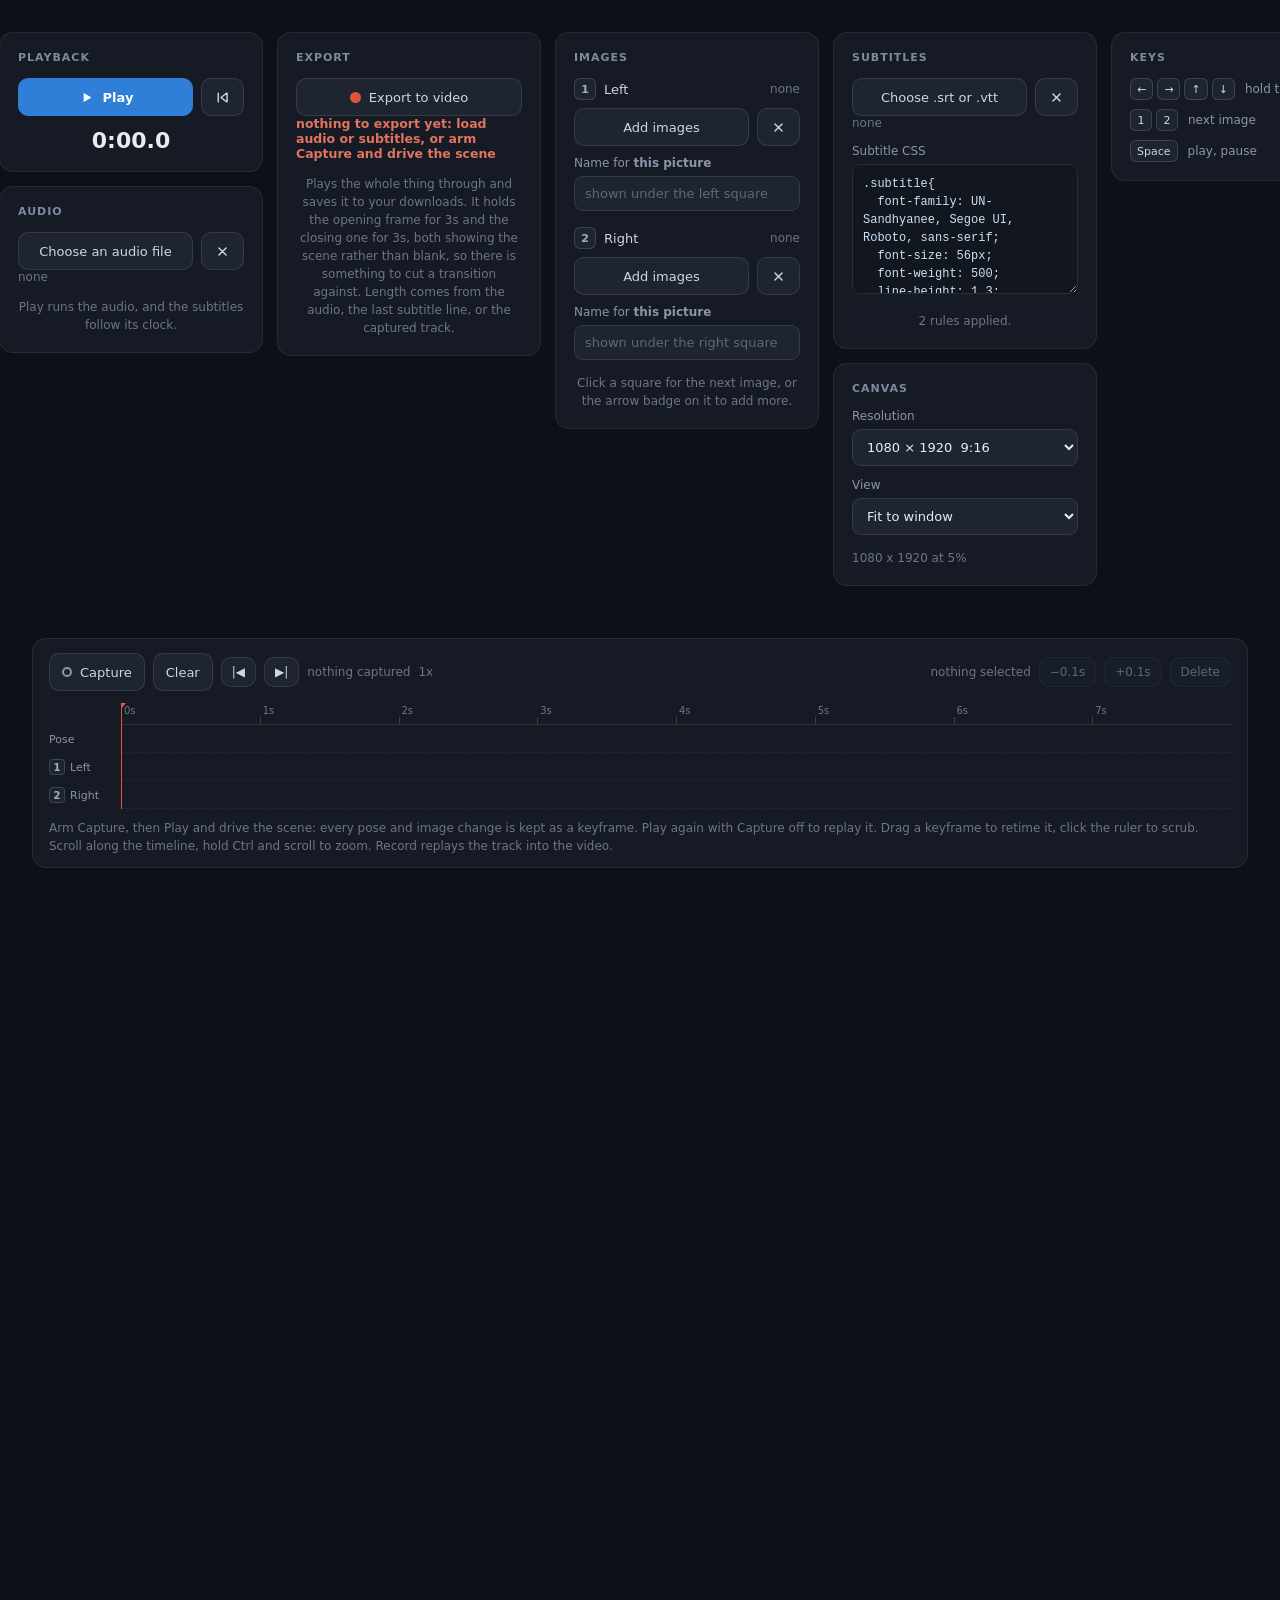
<file: index.html>
<!DOCTYPE html>
<html lang="en">
<head>
<meta charset="utf-8">
<meta http-equiv="refresh" content="0; url=./vs-character/">
<title>Character</title>
</head>
<body>
<p><a href="./vs-character/">Open the character scene</a></p>
</body>
</html>
</file>
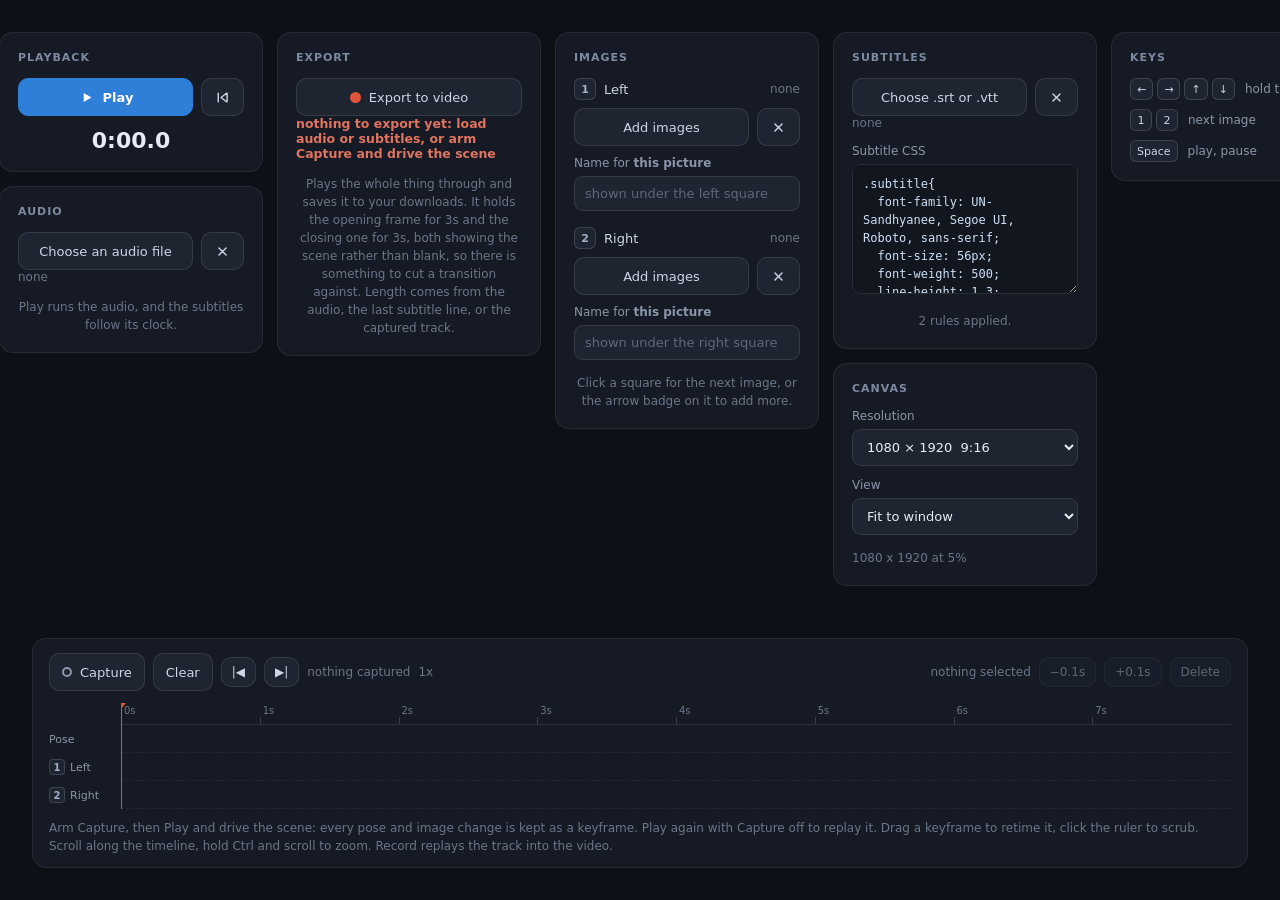
<file: vs-character/index.html>
<!DOCTYPE html>
<html lang="en">
<head>
<meta charset="utf-8">
<meta name="viewport" content="width=device-width, initial-scale=1">
<title>Character</title>
<link rel="stylesheet" href="style.css">
</head>
<body>

<div class="too-small">
  <svg viewBox="0 0 24 24" aria-hidden="true">
    <rect x="6" y="2.5" width="12" height="19" rx="2" fill="none" stroke="currentColor" stroke-width="1.6"/>
    <path d="M10.5 18.5h3" fill="none" stroke="currentColor" stroke-width="1.6" stroke-linecap="round"/>
  </svg>
  <h1>The window is too small</h1>
  <p>The scene is built at a fixed portrait video size and sits beside its panels, so it needs a window of at least 1080 by 660.</p>
</div>

<main class="workspace">

 <div class="board">

 <div class="deck">

  <div class="stage-area" id="stageArea">
   <div class="stage-holder" id="stageHolder">
    <div class="stage" id="stage">

      <div class="sky"></div>

      <div class="slots">
        <div class="slot" data-slot="a" title="Click for the next image">
          <div class="slot-stack"></div>
          <div class="slot-empty">
            <svg viewBox="0 0 24 24" aria-hidden="true">
              <path d="M12 6v12M6 12h12" fill="none" stroke="currentColor" stroke-width="1.8" stroke-linecap="round"/>
            </svg>
          </div>
          <button class="slot-add" type="button" data-pick="a" aria-label="Add images to the left square">
            <svg viewBox="0 0 24 24" aria-hidden="true">
              <path d="M12 16V4m0 0-4.5 4.5M12 4l4.5 4.5M4.5 15v3.5a1.5 1.5 0 0 0 1.5 1.5h12a1.5 1.5 0 0 0 1.5-1.5V15"/>
            </svg>
          </button>
        </div>

        <div class="slot" data-slot="b" title="Click for the next image">
          <div class="slot-stack"></div>
          <div class="slot-empty">
            <svg viewBox="0 0 24 24" aria-hidden="true">
              <path d="M12 6v12M6 12h12" fill="none" stroke="currentColor" stroke-width="1.8" stroke-linecap="round"/>
            </svg>
          </div>
          <button class="slot-add" type="button" data-pick="b" aria-label="Add images to the right square">
            <svg viewBox="0 0 24 24" aria-hidden="true">
              <path d="M12 16V4m0 0-4.5 4.5M12 4l4.5 4.5M4.5 15v3.5a1.5 1.5 0 0 0 1.5 1.5h12a1.5 1.5 0 0 0 1.5-1.5V15"/>
            </svg>
          </button>
        </div>
      </div>

      <div class="slot-names">
        <div class="slot-name" id="nameA"></div>
        <div class="slot-name" id="nameB"></div>
      </div>

      <div class="cast-shadow" id="castShadow"></div>

      <div class="character" id="character">
        <img class="pose is-on" data-pose="standing"       src="standing/standing.webp"             alt="Character standing" fetchpriority="high">
        <img class="pose"       data-pose="pointing-left"  src="pointing-left/pointing-left.webp"   alt="Character pointing left">
        <img class="pose"       data-pose="pointing-right" src="pointing-right/pointing-right.webp" alt="Character pointing right">
        <img class="pose"       data-pose="shrugging"      src="shrugging/shrugging.webp"           alt="Character shrugging">
        <img class="pose"       data-pose="arms-folded"    src="arms-folded/arms-folded.webp"       alt="Character with arms folded">
      </div>

      <div class="subtitle" id="subtitle">
        <div class="subtitle-text" id="subtitleText" aria-live="polite"></div>
      </div>

    </div>
   </div>
  </div>

  <aside class="controls">

    <section class="panel">
      <h2>Playback</h2>
      <div class="transport">
        <button class="btn btn-play" id="playBtn" type="button" aria-label="Play">
          <svg class="icon-play" viewBox="0 0 24 24" aria-hidden="true"><path d="M8 5.5v13l11-6.5z"/></svg>
          <svg class="icon-pause" viewBox="0 0 24 24" aria-hidden="true"><path d="M9 5.5v13M15 5.5v13"/></svg>
          <span id="playLabel">Play</span>
        </button>
        <button class="btn" id="resetBtn" type="button" aria-label="Back to start">
          <svg viewBox="0 0 24 24" aria-hidden="true"><path d="M6 6v12M18.5 6.5v11a.6.6 0 0 1-.95.48L10 12l7.55-5.98a.6.6 0 0 1 .95.48z"/></svg>
        </button>
      </div>
      <p class="clock" id="clock">0:00.0</p>
    </section>

    <section class="panel">
      <h2>Audio</h2>
      <div class="row-actions">
        <button class="btn btn-wide" id="pickAudio" type="button">Choose an audio file</button>
        <button class="btn" id="clearAudio" type="button" aria-label="Clear audio">
          <svg viewBox="0 0 24 24" aria-hidden="true"><path d="M7 7l10 10M17 7L7 17"/></svg>
        </button>
      </div>
      <p class="row-count" id="audioInfo">none</p>
      <input id="fileAudio" type="file" accept="audio/*" hidden>
      <p class="note">Play runs the audio, and the subtitles follow its clock.</p>
    </section>

    <section class="panel">
      <h2>Export</h2>
      <div class="row-actions">
        <button class="btn btn-wide btn-rec" id="recBtn" type="button">
          <span class="rec-dot" aria-hidden="true"></span>
          <span id="recLabel">Export to video</span>
        </button>
      </div>
      <p class="row-count" id="recInfo">ready</p>
      <a class="btn btn-wide btn-save" id="recSave" download hidden>
        <svg viewBox="0 0 24 24" aria-hidden="true"><path d="M12 4v11m0 0-4.5-4.5M12 15l4.5-4.5M4.5 16v2.5a1.5 1.5 0 0 0 1.5 1.5h12a1.5 1.5 0 0 0 1.5-1.5V16"/></svg>
        Save the video
      </a>
      <p class="note">Plays the whole thing through and saves it to your downloads. It holds the
        opening frame for 3s and the closing one for 3s, both showing the scene rather than blank,
        so there is something to cut a transition against. Length comes from the audio, the last
        subtitle line, or the captured track.</p>
    </section>

    <section class="panel">
      <h2>Images</h2>

      <div class="row">
        <span class="row-key">1</span>
        <span class="row-name">Left</span>
        <span class="row-count" id="countA">none</span>
      </div>
      <div class="row-actions">
        <button class="btn btn-wide" type="button" data-pick="a">Add images</button>
        <button class="btn" type="button" data-clear="a" aria-label="Clear left images">
          <svg viewBox="0 0 24 24" aria-hidden="true"><path d="M7 7l10 10M17 7L7 17"/></svg>
        </button>
      </div>
      <label class="field field-name">
        <span>Name for <b id="nameWhichA">this picture</b></span>
        <input id="nameFieldA" type="text" maxlength="60" autocomplete="off" spellcheck="false"
               placeholder="shown under the left square" disabled>
      </label>

      <div class="row row-gap">
        <span class="row-key">2</span>
        <span class="row-name">Right</span>
        <span class="row-count" id="countB">none</span>
      </div>
      <div class="row-actions">
        <button class="btn btn-wide" type="button" data-pick="b">Add images</button>
        <button class="btn" type="button" data-clear="b" aria-label="Clear right images">
          <svg viewBox="0 0 24 24" aria-hidden="true"><path d="M7 7l10 10M17 7L7 17"/></svg>
        </button>
      </div>
      <label class="field field-name">
        <span>Name for <b id="nameWhichB">this picture</b></span>
        <input id="nameFieldB" type="text" maxlength="60" autocomplete="off" spellcheck="false"
               placeholder="shown under the right square" disabled>
      </label>

      <p class="note">Click a square for the next image, or the arrow badge on it to add more.</p>

      <input id="fileA" type="file" accept="image/*" multiple hidden>
      <input id="fileB" type="file" accept="image/*" multiple hidden>
    </section>

    <section class="panel">
      <h2>Subtitles</h2>
      <div class="row-actions">
        <button class="btn btn-wide" id="pickSubs" type="button">Choose .srt or .vtt</button>
        <button class="btn" id="clearSubs" type="button" aria-label="Clear subtitles">
          <svg viewBox="0 0 24 24" aria-hidden="true"><path d="M7 7l10 10M17 7L7 17"/></svg>
        </button>
      </div>
      <p class="row-count" id="subsInfo">none</p>
      <input id="fileSubs" type="file" accept=".srt,.vtt,text/vtt,application/x-subrip,text/plain" hidden>


      <label class="field field-css">
        <span>Subtitle CSS</span>
        <textarea id="subsCss" spellcheck="false" rows="6"></textarea>
      </label>
      <p class="note" id="cssNote">Edits apply as you type.</p>
    </section>

    <section class="panel">
      <h2>Canvas</h2>
      <label class="field">
        <span>Resolution</span>
        <select id="resolution">
          <option value="1080x1920" selected>1080 &times; 1920&nbsp;&nbsp;9:16</option>
          <option value="1080x1350">1080 &times; 1350&nbsp;&nbsp;4:5</option>
          <option value="1080x1440">1080 &times; 1440&nbsp;&nbsp;3:4</option>
          <option value="720x1280">720 &times; 1280&nbsp;&nbsp;9:16</option>
        </select>
      </label>
      <label class="field">
        <span>View</span>
        <select id="zoom">
          <option value="fit" selected>Fit to window</option>
          <option value="1">100%</option>
          <option value="0.5">50%</option>
          <option value="0.25">25%</option>
        </select>
      </label>
      <p class="note" id="scaleNote"></p>
    </section>

    <section class="panel">
      <h2>Keys</h2>
      <ul class="keys">
        <li>
          <span class="kbds"><kbd>&#8592;</kbd><kbd>&#8594;</kbd><kbd>&#8593;</kbd><kbd>&#8595;</kbd></span>
          <span>hold to pose</span>
        </li>
        <li>
          <span class="kbds"><kbd>1</kbd><kbd>2</kbd></span>
          <span>next image</span>
        </li>
        <li>
          <span class="kbds"><kbd>Space</kbd></span>
          <span>play, pause</span>
        </li>
      </ul>
    </section>

  </aside>

 </div>

  <section class="timeline" id="timeline">

    <div class="tl-head">
      <button class="btn btn-cap" id="capBtn" type="button">
        <span class="cap-dot" aria-hidden="true"></span>
        <span id="capLabel">Capture</span>
      </button>
      <button class="btn" id="tlClear" type="button">Clear</button>
      <button class="btn tl-small" id="tlStart" type="button" aria-label="Go to the start">&#124;&#9664;</button>
      <button class="btn tl-small" id="tlEnd" type="button" aria-label="Go to the end">&#9654;&#124;</button>
      <span class="tl-info" id="tlInfo">nothing captured</span>
      <span class="tl-info" id="tlZoomInfo" title="Scroll over the timeline to zoom">1x</span>
      <span class="tl-spacer"></span>
      <span class="tl-sel" id="tlSel">nothing selected</span>
      <button class="btn tl-small" id="tlBack" type="button" disabled aria-label="Move 0.1s earlier">&#8722;0.1s</button>
      <button class="btn tl-small" id="tlFwd" type="button" disabled aria-label="Move 0.1s later">+0.1s</button>
      <button class="btn tl-small" id="tlDel" type="button" disabled>Delete</button>
    </div>

    <div class="tl-body" id="tlBody">
      <div class="tl-gutter">
        <span class="tl-name tl-name-ruler"></span>
        <span class="tl-name">Pose</span>
        <span class="tl-name"><b>1</b> Left</span>
        <span class="tl-name"><b>2</b> Right</span>
      </div>

      <div class="tl-grid" id="tlGrid">
       <div class="tl-zoom" id="tlZoom">
        <div class="tl-ruler" id="tlRuler"></div>
        <div class="tl-lane" data-lane="pose"></div>
        <div class="tl-lane" data-lane="a"></div>
        <div class="tl-lane" data-lane="b"></div>
        <div class="tl-playhead" id="tlPlayhead"></div>
       </div>
      </div>
    </div>

    <p class="note">Arm Capture, then Play and drive the scene: every pose and image change is
      kept as a keyframe. Play again with Capture off to replay it. Drag a keyframe to retime it,
      click the ruler to scrub. Scroll along the timeline, hold Ctrl and scroll to zoom. Record replays
      the track into the video.</p>

  </section>

 </div>

</main>

<audio id="audio" preload="auto"></audio>

<script src="script.js"></script>
</body>
</html>
</file>
<file: vs-character/style.css>
/* Sinhala face for the captions. It carries no Latin letters at all, so the
   fallbacks behind it are doing real work whenever a caption mixes English in. */
@font-face{
  font-family: "UN-Sandhyanee";
  src: url("../UN-Sandhyanee.ttf") format("truetype");
  font-display: block;
}

:root{
  /* Canvas size in real output pixels. Set from the resolution picker. */
  --w: 1080;
  --h: 1920;

  /* Character height as a share of the canvas height. */
  --char-height: 45%;

  /* Space left under the feet. */
  --floor: 16px;

  /* Slot band at the top. */
  --edge: 24px;
  --slot-top: 48px;

  /* Room taken by the names under the squares. Zero until one is typed. */
  --name-band: 0px;

  /* How slowly one slot image dissolves into the next, and the caption
     and the names under the squares in and out with it. */
  --slot-fade: 420ms;
  --caption-fade: 320ms;

  /* Idle breathing depth. Set to 0 for a perfectly static character. */
  --breath: 0.008;

  --ink: #17203a;
}

*{ box-sizing: border-box; }

html, body{ height: 100%; margin: 0; }

body{
  background: #0d1017;
  color: #e7ecf4;
  font-family: "Segoe UI", Roboto, -apple-system, system-ui, sans-serif;
  -webkit-tap-highlight-color: transparent;
}

/* ---------- small screens get a note instead of the scene ---------- */

.too-small{
  display: none;
  height: 100%;
  flex-direction: column;
  align-items: center;
  justify-content: center;
  gap: 14px;
  padding: 32px;
  text-align: center;
}

.too-small svg{ width: 44px; height: 44px; color: #7d8aa0; }
.too-small h1{ margin: 0; font-size: 19px; font-weight: 650; }
.too-small p{ margin: 0; max-width: 30ch; color: #8b96a8; font-size: 14px; line-height: 1.55; }

/* ---------- workspace ---------- */

.workspace{
  display: flex;
  align-items: center;
  justify-content: center;
  gap: 40px;
  height: 100%;
  padding: 32px;
  overflow: hidden;
}

/* Only as big as the canvas inside it, so the canvas and the panels sit
   together as one centred block instead of drifting apart. */
.stage-area{
  flex: 0 0 auto;
  min-width: 0;
  min-height: 0;
  max-width: 100%;
  max-height: 100%;
  display: flex;
  overflow: hidden;
}

.stage-area.is-zoomed{ overflow: auto; }

.stage-holder{
  position: relative;
  flex: 0 0 auto;
}

/* The canvas itself: exact output pixels, scaled only for viewing. */
.stage{
  position: relative;
  width: calc(var(--w) * 1px);
  height: calc(var(--h) * 1px);
  overflow: hidden;
  transform-origin: 0 0;
  isolation: isolate;
  user-select: none;
  -webkit-user-select: none;
}

/* ---------- backdrop ---------- */

.sky{
  position: absolute;
  inset: 0;
  background: #ffffff;
}

/* ---------- the two comparison slots ---------- */

.slots{
  position: absolute;
  top: var(--slot-top);
  left: var(--edge);
  right: var(--edge);
  display: grid;
  grid-template-columns: 1fr 1fr;
  gap: var(--edge);
}

.slot{
  position: relative;
  aspect-ratio: 1;
  border-radius: 18px;
  overflow: hidden;
  background: #f1f3f6;
  box-shadow: 0 0 0 1px rgba(23,32,58,.14), 0 10px 26px rgba(30,45,70,.08);
  cursor: pointer;
}

.slot.is-over{ box-shadow: 0 0 0 3px #2f7fd8, 0 10px 26px rgba(30,45,70,.12); }

.slot-stack{
  position: absolute;
  inset: 0;
}

/* One layer per picture, all of them loaded and decoded up front. Stepping to
   the next is a class change, so there is nothing to fetch mid-swap. */
.slot-img{
  position: absolute;
  inset: 0;
  width: 100%;
  height: 100%;
  object-fit: cover;
  opacity: 0;
  z-index: 1;
  transition: opacity var(--slot-fade) linear;
}

/* Only the arriving layer fades, over the outgoing one which is left fully
   opaque underneath until it is covered. Fading both at once leaves a moment
   where neither covers the square and the backdrop shows through it, which is
   what reads as a blink. */
.slot-img.is-front{ opacity: 1; }

/* For putting a layer somewhere without animating it getting there. */
.slot-img.is-instant{ transition: none; }
.slot-img.is-top{ z-index: 2; }
.slot.is-filled{ background: none; }
.slot.is-filled .slot-empty{ display: none; }

.slot-empty{
  position: absolute;
  inset: 0;
  display: grid;
  place-items: center;
  color: rgba(23,32,58,.30);
}

.slot-empty svg{ width: 12%; height: 12%; }

.slot-clear{
  position: absolute;
  top: 10px;
  right: 10px;
  width: 34px;
  height: 34px;
  display: none;
  place-items: center;
  padding: 0;
  border: 0;
  border-radius: 50%;
  background: rgba(15,22,38,.55);
  color: #fff;
  cursor: pointer;
  opacity: 0;
  transition: opacity .15s ease;
}

.slot-clear svg{ width: 18px; height: 18px; }
.slot.is-filled .slot-clear{ display: grid; }
.slot.is-filled:hover .slot-clear{ opacity: 1; }

/* ---------- the name written under each square ---------- */

.slot-names{
  position: absolute;
  z-index: 4;
  top: calc(var(--slot-top) + (var(--w) * 1px - 3 * var(--edge)) / 2 + 16px);
  left: var(--edge);
  right: var(--edge);
  display: none;
  grid-template-columns: 1fr 1fr;
  gap: var(--edge);
}

.slot-names.has-text{ display: grid; }
.slot-name.is-on{ opacity: 1; }

.slot-name{
  min-width: 0;
  opacity: 0;
  transition: opacity var(--slot-fade) ease;
  font-family: UN-Sandhyanee, "Segoe UI", Roboto, sans-serif;
  /* Tied to the canvas width the way every other stage measurement is: 40px
     at 1080 wide, and the same share of the frame at 720, where a fixed size
     would wrap a two word name onto three lines. */
  font-size: calc(var(--w) * 0.037px);
  font-weight: 500;
  line-height: 1.25;
  text-align: center;
  color: var(--ink);
  overflow-wrap: break-word;
}

/* ---------- character ---------- */

.cast-shadow{
  position: absolute;
  left: 50%;
  bottom: calc(var(--floor) - 12px);
  width: 42%;
  height: 3.6%;
  transform: translateX(-50%);
  border-radius: 50%;
  background: radial-gradient(ellipse at 50% 50%, rgba(23,32,58,.26) 0%, rgba(23,32,58,.12) 45%, rgba(23,32,58,0) 72%);
  transition: width .18s ease;
}

.character{
  position: absolute;
  inset: 0;
  transform-origin: 50% 100%;
  animation: breathe 4.2s ease-in-out infinite;
}

@keyframes breathe{
  0%, 100% { transform: scaleY(1); }
  50%      { transform: scaleY(calc(1 + var(--breath))); }
}

.pose{
  position: absolute;
  left: 50%;
  bottom: var(--floor);

  /* Scale so the head-to-toe span is exactly --char-height of the canvas. */
  height: calc(var(--char-height) / var(--fit));
  width: auto;

  /* Register the artwork by its feet: horizontally on the stance centre,
     vertically on the sole line. */
  transform: translate(calc(var(--cx) * -100%), calc(var(--fb) * 100%));

  /* Poses cut rather than cross-fade. Dissolving two bodies that stand in
     different places reads as a double exposure, not as one character. */
  opacity: 0;
  visibility: hidden;
  pointer-events: none;
}

.pose.is-on{ opacity: 1; visibility: visible; }

/* Per-pose registration.
   --fit  head-to-toe height / artwork height
   --cx   centre of stance / artwork width
   --fb   gap under the soles / artwork height */
.pose[data-pose="standing"]       { --fit: 0.9779; --cx: 0.5165; --fb: 0.0124; }
.pose[data-pose="pointing-left"]  { --fit: 0.9759; --cx: 0.5165; --fb: 0.0124; }
.pose[data-pose="pointing-right"] { --fit: 0.9766; --cx: 0.5165; --fb: 0.0124; }
.pose[data-pose="shrugging"]      { --fit: 0.9635; --cx: 0.5165; --fb: 0.0124; }
.pose[data-pose="arms-folded"]    { --fit: 0.9714; --cx: 0.5165; --fb: 0.0124; }

/* ---------- subtitle ---------- */

/* Only the structural parts live here. Everything about how it looks is in the
   editable stylesheet, which is appended after this file and so wins.

   The box fills the gap between the bottom of the squares and the top of the
   character, worked out from the same variables that place those two, so it
   keeps its place when the resolution or the character height changes.
     top    = where the squares start + how tall a square is
     bottom = ground clearance + character height */
.subtitle{
  position: absolute;
  z-index: 5;
  left: var(--edge);
  right: var(--edge);
  top: calc(var(--slot-top) + (var(--w) * 1px - 3 * var(--edge)) / 2 + var(--name-band));
  bottom: calc(var(--floor) + var(--char-height));
  display: flex;
  flex-direction: column;
  justify-content: center;
  padding: 16px 0;
  pointer-events: none;
  opacity: 0;
  transition: opacity var(--caption-fade) ease;
}

/* The band centres a single child and that child holds the text: putting the
   caption straight into a flex box would make every inline run inside it, a
   <b> included, its own flex item and stack them one per line. */
.subtitle.has-text{ opacity: 1; }

.subtitle-text{ white-space: pre-wrap; }

/* ---------- side controls, outside the canvas ---------- */

/* Column wrap rather than a scrollbar: panels fill the height available and
   start a new column when they run out of it.

   The height has to be a real one rather than a max, and it has to come from
   the workspace rather than from the row it shares with the canvas. Sizing it
   against its own row makes how many columns it wraps into depend on how big
   the canvas is, while the canvas is sized from how wide this ends up: the two
   chase each other down to nothing. */
.controls{
  flex: 0 0 auto;
  align-self: stretch;
  display: flex;
  flex-flow: column wrap;
  align-content: flex-start;
  justify-content: flex-start;
  gap: 14px;
}

.panel{ width: 264px; }

.panel{
  padding: 18px;
  border: 1px solid rgba(255,255,255,.07);
  border-radius: 14px;
  background: #151a24;
}

.panel h2{
  margin: 0 0 14px;
  font-size: 11px;
  font-weight: 650;
  letter-spacing: .09em;
  text-transform: uppercase;
  color: #7d8aa0;
}

.pad{
  display: grid;
  grid-template-columns: repeat(3, 58px);
  grid-template-rows: repeat(3, 58px);
  gap: 6px;
  justify-content: center;
}

.key{
  display: grid;
  place-items: center;
  padding: 0;
  border: 1px solid rgba(255,255,255,.10);
  border-radius: 12px;
  background: #1e2531;
  color: #cdd6e4;
  cursor: pointer;
  touch-action: none;
  -webkit-touch-callout: none;
  transition: transform .08s ease, background .12s ease, color .12s ease;
}

.key svg{
  width: 24px;
  height: 24px;
  fill: none;
  stroke: currentColor;
  stroke-width: 2;
  stroke-linecap: round;
  stroke-linejoin: round;
}

.key:hover{ background: #252d3b; }

.key:active,
.key.is-down{
  transform: scale(.92);
  background: #2f7fd8;
  border-color: #2f7fd8;
  color: #fff;
}

.key:focus-visible{ outline: 2px solid #2f7fd8; outline-offset: 2px; }

.key-up    { grid-area: 1 / 2; }
.key-left  { grid-area: 2 / 1; }
.key-right { grid-area: 2 / 3; }
.key-down  { grid-area: 3 / 2; }

.note{
  margin: 14px 0 0;
  color: #6b7688;
  font-size: 12px;
  line-height: 1.5;
  text-align: center;
}

.field{
  display: block;
  margin-bottom: 12px;
}

.field:last-of-type{ margin-bottom: 0; }

.field span{
  display: block;
  margin-bottom: 6px;
  color: #8b96a8;
  font-size: 12px;
}

.field select{
  width: 100%;
  padding: 9px 10px;
  border: 1px solid rgba(255,255,255,.10);
  border-radius: 9px;
  background: #1e2531;
  color: #e7ecf4;
  font: inherit;
  font-size: 13px;
  cursor: pointer;
}

.field select:focus-visible{ outline: 2px solid #2f7fd8; outline-offset: 1px; }

/* Sits under its own row of buttons rather than against them. */
.field-name{ margin-top: 10px; }

.field input[type="text"]{
  width: 100%;
  padding: 9px 10px;
  border: 1px solid rgba(255,255,255,.10);
  border-radius: 9px;
  background: #1e2531;
  color: #e7ecf4;
  font: inherit;
  font-size: 13px;
}

.field input[type="text"]::placeholder{ color: #5d6879; }
.field input[type="text"]:focus-visible{ outline: 2px solid #2f7fd8; outline-offset: 1px; }

#scaleNote{ text-align: left; }

@media (prefers-reduced-motion: reduce){
  .character{ animation: none; }
}

/* Last in the file on purpose: these override .workspace and .too-small, and a
   media query carries no extra specificity to win on.

   The cut-off is where the panels stop leaving the canvas a usable amount of
   room: below it they wrap into a fourth column and squeeze the canvas down to
   nothing. */
@media (max-width: 1080px), (max-height: 660px){
  .workspace{ display: none; }
  .too-small{ display: flex; }
}

/* ---------- buttons, rows and fields in the panels ---------- */

.transport{
  display: flex;
  gap: 8px;
}

/* display on a class beats the hidden attribute, which is only a rule in the
   browser's own sheet, so the save link sat there before there was anything to
   save. */
.btn[hidden]{ display: none; }

.btn{
  display: inline-flex;
  align-items: center;
  justify-content: center;
  gap: 8px;
  min-height: 38px;
  padding: 0 12px;
  border: 1px solid rgba(255,255,255,.10);
  border-radius: 10px;
  background: #1e2531;
  color: #cdd6e4;
  font: inherit;
  font-size: 13px;
  cursor: pointer;
  transition: background .12s ease, color .12s ease, border-color .12s ease;
}

.btn svg{
  width: 17px;
  height: 17px;
  flex: 0 0 auto;
  fill: none;
  stroke: currentColor;
  stroke-width: 2;
  stroke-linecap: round;
  stroke-linejoin: round;
}

.btn:hover{ background: #252d3b; color: #e7ecf4; }
.btn:focus-visible{ outline: 2px solid #2f7fd8; outline-offset: 2px; }

.btn-wide{ flex: 1 1 auto; }

.btn-play{
  flex: 1 1 auto;
  background: #2f7fd8;
  border-color: #2f7fd8;
  color: #fff;
  font-weight: 600;
}

.btn-play:hover{ background: #3a8ce6; border-color: #3a8ce6; color: #fff; }
.btn-play .icon-play{ fill: currentColor; stroke: none; }
.btn-play .icon-pause{ display: none; }
.btn-play.is-playing .icon-play{ display: none; }
.btn-play.is-playing .icon-pause{ display: block; }

.clock{
  margin: 12px 0 0;
  font-size: 22px;
  font-weight: 600;
  font-variant-numeric: tabular-nums;
  text-align: center;
  color: #e7ecf4;
}

.row{
  display: flex;
  align-items: center;
  gap: 8px;
  margin-bottom: 8px;
}

.row-gap{ margin-top: 16px; }

.row-key{
  display: grid;
  place-items: center;
  width: 22px;
  height: 22px;
  flex: 0 0 auto;
  border: 1px solid rgba(255,255,255,.14);
  border-radius: 6px;
  background: #1e2531;
  font-size: 11px;
  font-weight: 700;
  color: #9fb0c8;
}

.row-name{
  flex: 1 1 auto;
  font-size: 13px;
  color: #cdd6e4;
}

.row-count{
  margin: 0;
  font-size: 12px;
  color: #6b7688;
}

.row-actions{
  display: flex;
  gap: 8px;
}

.field-css{ margin-top: 14px; }

.field-css textarea{
  width: 100%;
  padding: 10px;
  border: 1px solid rgba(255,255,255,.10);
  border-radius: 9px;
  background: #11161f;
  color: #cfe0f5;
  font-family: Consolas, "Cascadia Mono", monospace;
  font-size: 12px;
  line-height: 1.5;
  resize: vertical;
  tab-size: 2;
}

.field-css textarea:focus-visible{ outline: 2px solid #2f7fd8; outline-offset: 1px; }

.note.is-bad{ color: #e0745f; }

/* Something the panel needs you to read, rather than something it is just
   telling you. */
.row-count.is-bad{
  color: #e0745f;
  font-size: 12.5px;
  font-weight: 600;
}

/* ---------- add-images badge on each square ---------- */

.slot-add{
  position: absolute;
  top: 12px;
  right: 12px;
  width: 40px;
  height: 40px;
  display: grid;
  place-items: center;
  padding: 0;
  border: 0;
  border-radius: 50%;
  background: rgba(15,22,38,.55);
  color: #fff;
  cursor: pointer;
  opacity: 0;
  transition: opacity .15s ease, background .15s ease;
}

.slot-add svg{
  width: 20px;
  height: 20px;
  fill: none;
  stroke: currentColor;
  stroke-width: 1.9;
  stroke-linecap: round;
  stroke-linejoin: round;
}

.slot:hover .slot-add{ opacity: 1; }
.slot-add:hover{ background: rgba(15,22,38,.8); }
.slot-add:focus-visible{ opacity: 1; outline: 2px solid #2f7fd8; outline-offset: 2px; }

/* ---------- key legend ---------- */

.keys{
  margin: 0;
  padding: 0;
  list-style: none;
  display: flex;
  flex-direction: column;
  gap: 9px;
}

.keys li{
  display: flex;
  align-items: center;
  gap: 10px;
  font-size: 12px;
  color: #8b96a8;
}

.kbds{
  display: flex;
  gap: 4px;
  flex: 0 0 auto;
}

.keys kbd{
  display: grid;
  place-items: center;
  min-width: 22px;
  height: 22px;
  padding: 0 6px;
  border: 1px solid rgba(255,255,255,.14);
  border-radius: 6px;
  background: #1e2531;
  color: #cdd6e4;
  font-family: inherit;
  font-size: 11px;
  line-height: 1;
}

/* ---------- recording ---------- */

.btn-rec .rec-dot{
  width: 11px;
  height: 11px;
  flex: 0 0 auto;
  border-radius: 50%;
  background: #e0533d;
}

.btn-rec.is-live{
  background: #e0533d;
  border-color: #e0533d;
  color: #fff;
}

.btn-rec.is-live .rec-dot{
  background: #fff;
  animation: blink 1s steps(2, start) infinite;
}

@keyframes blink{ 50% { opacity: 0; } }

.btn-save{
  margin-top: 10px;
  background: #2f7fd8;
  border-color: #2f7fd8;
  color: #fff;
  font-weight: 600;
  text-decoration: none;
}

.btn-save:hover{ background: #3a8ce6; border-color: #3a8ce6; color: #fff; }

@media (prefers-reduced-motion: reduce){
  .btn-rec.is-live .rec-dot{ animation: none; }
}

/* ---------- workspace becomes a column: the scene, then the timeline ---------- */

.workspace{
  flex-direction: column;
  gap: 16px;
}

.board{
  display: flex;
  flex-direction: column;
  gap: 16px;
  width: 100%;
  height: 100%;
  min-height: 0;
}

.deck{
  display: flex;
  flex: 1 1 auto;

  /* The scene and the panels are one block, and this is what centres it. Its
     width is not something css can work out, so the layout pass writes it. */
  align-self: center;
  max-width: 100%;
  align-items: center;
  justify-content: center;
  gap: 40px;
  min-height: 0;
}

/* ---------- timeline ---------- */

.timeline{
  flex: 0 0 auto;

  width: 100%;
  padding: 14px 16px 12px;
  border: 1px solid rgba(255,255,255,.07);
  border-radius: 14px;
  background: #151a24;
}

.tl-head{
  display: flex;
  align-items: center;
  gap: 8px;
  margin-bottom: 12px;
}

.tl-spacer{ flex: 1 1 auto; }

.tl-info,
.tl-sel{
  font-size: 12px;
  color: #6b7688;
  white-space: nowrap;
}

.tl-sel{ font-variant-numeric: tabular-nums; }

.btn.tl-small{
  min-height: 30px;
  padding: 0 10px;
  font-size: 12px;
}

.btn.tl-small:disabled{
  opacity: .4;
  cursor: default;
}

.btn-cap .cap-dot{
  width: 10px;
  height: 10px;
  flex: 0 0 auto;
  border-radius: 50%;
  border: 2px solid #8b96a8;
}

.btn-cap.is-armed{
  background: #b8863b;
  border-color: #b8863b;
  color: #fff;
}

.btn-cap.is-armed .cap-dot{
  background: #fff;
  border-color: #fff;
}

.tl-body{
  display: flex;
  gap: 10px;
}

.tl-gutter{
  flex: 0 0 62px;
  display: flex;
  flex-direction: column;
}

.tl-name{
  height: 28px;
  display: flex;
  align-items: center;
  font-size: 11px;
  color: #8b96a8;
  white-space: nowrap;
}

.tl-name b{
  display: inline-grid;
  place-items: center;
  width: 16px;
  height: 16px;
  margin-right: 5px;
  border: 1px solid rgba(255,255,255,.14);
  border-radius: 4px;
  background: #1e2531;
  font-size: 10px;
  font-weight: 700;
  color: #9fb0c8;
}

.tl-name-ruler{ height: 22px; }

.tl-grid{
  position: relative;
  flex: 1 1 auto;
  min-width: 0;
}

.tl-ruler{
  position: relative;
  height: 22px;
  border-bottom: 1px solid rgba(255,255,255,.10);
  cursor: pointer;
}

.tl-tick{
  position: absolute;
  bottom: 0;
  width: 1px;
  height: 7px;
  background: rgba(255,255,255,.16);
}

.tl-tick span{
  position: absolute;
  bottom: 8px;
  left: 3px;
  font-size: 10px;
  color: #6b7688;
  font-variant-numeric: tabular-nums;
}

.tl-lane{
  position: relative;
  height: 28px;
  border-bottom: 1px dashed rgba(255,255,255,.06);
}

.tl-key{
  position: absolute;
  top: 4px;
  height: 20px;
  min-width: 20px;
  padding: 0 6px;
  transform: translateX(-50%);
  border: 1px solid rgba(255,255,255,.16);
  border-radius: 5px;
  background: #2f7fd8;
  color: #fff;
  font-size: 11px;
  font-weight: 600;
  line-height: 1;
  white-space: nowrap;
  cursor: grab;
  user-select: none;

  /* A name is worth more than an index for finding a moment, but a long one
     would cover its neighbours, so it is trimmed rather than allowed to run. */
  max-width: 120px;
  overflow: hidden;
  text-overflow: ellipsis;

  /* block rather than grid, because an ellipsis needs a box to run out of.
     The line height does the centring the grid was doing. */
  display: block;
  text-align: center;
  line-height: 18px;
}

.tl-key.is-pose{ background: #3f6ea8; }
.tl-key.is-stand{ background: #38414f; color: #b9c4d4; }
.tl-key.is-picked{
  outline: 2px solid #ffd34d;
  outline-offset: 1px;
  z-index: 3;
}

.tl-key:active{ cursor: grabbing; }

.tl-playhead{
  position: absolute;
  top: 0;
  bottom: 0;
  width: 2px;
  margin-left: -1px;
  background: #e0533d;
  pointer-events: none;
}

.tl-playhead::before{
  content: "";
  position: absolute;
  top: 0;
  left: -4px;
  border-left: 5px solid transparent;
  border-right: 5px solid transparent;
  border-top: 6px solid #e0533d;
}

.timeline .note{ text-align: left; margin-top: 10px; }


/* ---------- timeline zoom ---------- */

/* The grid scrolls sideways; the strip inside it is as wide as the zoom asks. */
.tl-grid{
  overflow-x: auto;
  overflow-y: hidden;
  scrollbar-width: thin;
  scrollbar-color: #2b3342 transparent;
}

.tl-grid::-webkit-scrollbar{ height: 8px; }
.tl-grid::-webkit-scrollbar-thumb{
  border-radius: 4px;
  background: #2b3342;
}

.tl-zoom{
  position: relative;
  min-width: 100%;
}
</file>
